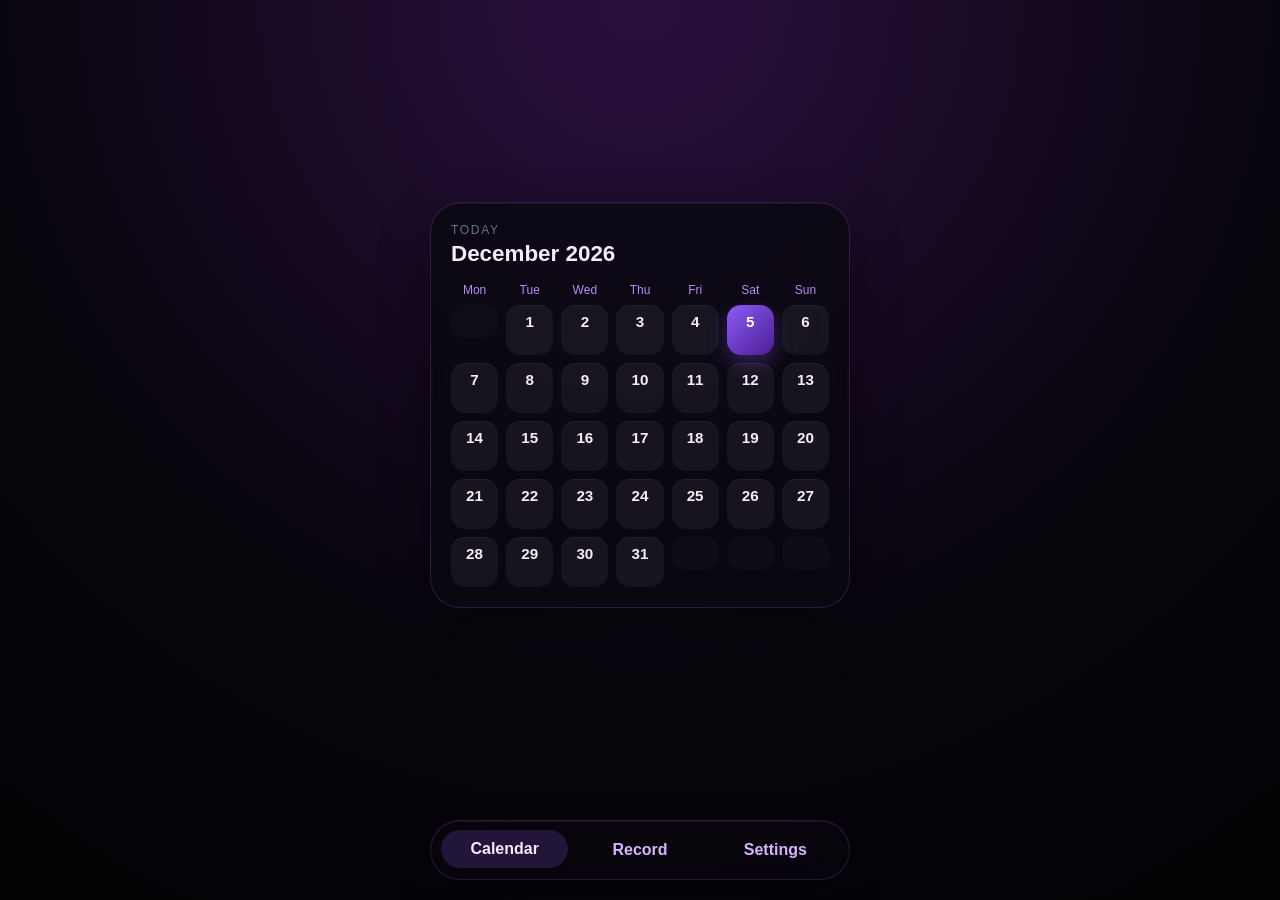
<file: index.html>
<!DOCTYPE html>
<html lang="en">
  <head>
    <meta charset="UTF-8" />
    <meta name="viewport" content="width=device-width, initial-scale=1.0, maximum-scale=1.0, user-scalable=no" />
    <meta name="theme-color" content="#0f172a" />
    <meta name="apple-mobile-web-app-capable" content="yes" />
    <meta name="apple-mobile-web-app-status-bar-style" content="black-translucent" />
    <meta name="apple-mobile-web-app-title" content="Habit Tracker" />
    <link rel="apple-touch-icon" href="logo-192.png" />
    <link rel="icon" href="logo-192.png" type="image/png" />
    <link rel="manifest" href="manifest.json" />
    <title>Habit Tracker</title>
    <link rel="stylesheet" href="style.css" />
    <script src="app-router.js"></script>
  </head>
  <body>
    <main class="app-shell">
      <section class="card">
        <div class="calendar-header">
          <div>
            <p class="eyebrow">Today</p>
            <h1 id="calendar-title">Loading…</h1>
          </div>
        </div>

        <div class="weekday-row" id="weekday-row"></div>
        <div class="calendar-grid" id="calendar-grid"></div>
      </section>

      <nav class="bottom-nav" aria-label="Bottom navigation">
        <a href="index.html" class="nav-item active">Calendar</a>
        <a href="record.html" class="nav-item">Record</a>
        <a href="settings.html" class="nav-item">Settings</a>
      </nav>
    </main>

    <script>
      const storageKey = 'habit-tracker-state';
      let checkedDays = new Set();
      let crossedDays = new Set();
      let lastTap = null;
      let lastTapDateKey = null;
      let calendarIntervalId = null;
      let calendarHandlersBound = false;
      const checkEmoji = '✅';
      const crossEmoji = '❌';

      function getDateKey(year, month, day) {
        return `${year}-${String(month).padStart(2, '0')}-${String(day).padStart(2, '0')}`;
      }

      function getManilaDateParts(date = new Date()) {
        const formatter = new Intl.DateTimeFormat('en-PH', {
          timeZone: 'Asia/Manila',
          year: 'numeric',
          month: 'numeric',
          day: 'numeric',
          hour: 'numeric',
          minute: '2-digit',
          hour12: true
        });

        const parts = Object.fromEntries(
          formatter.formatToParts(date).map((part) => [part.type, part.value])
        );

        return {
          year: Number(parts.year),
          month: Number(parts.month),
          day: Number(parts.day)
        };
      }

      function loadState() {
        const raw = localStorage.getItem(storageKey);
        if (!raw) return;

        try {
          const parsed = JSON.parse(raw);
          checkedDays = new Set(parsed.checked || []);
          crossedDays = new Set(parsed.crossed || []);
        } catch (error) {
          console.warn('Could not load tracker state', error);
        }
      }

      function saveState() {
        localStorage.setItem(storageKey, JSON.stringify({
          checked: [...checkedDays],
          crossed: [...crossedDays]
        }));
      }

      function persistStateOnExit() {
        saveState();
      }

      function renderCalendar() {
        const titleEl = document.getElementById('calendar-title');
        const weekdayRowEl = document.getElementById('weekday-row');
        const calendarGridEl = document.getElementById('calendar-grid');

        if (!titleEl || !weekdayRowEl || !calendarGridEl) return;

        const now = new Date();
        const { year, month, day } = getManilaDateParts(now);

        const monthLabel = new Intl.DateTimeFormat('en-PH', {
          timeZone: 'Asia/Manila',
          month: 'long',
          year: 'numeric'
        }).format(new Date(year, month - 1, 1));

        titleEl.textContent = monthLabel;

        const weekDays = ['Mon', 'Tue', 'Wed', 'Thu', 'Fri', 'Sat', 'Sun'];
        weekdayRowEl.innerHTML = weekDays.map((dayName) => `<span>${dayName}</span>`).join('');

        const firstOfMonth = new Date(year, month - 1, 1);
        const daysInMonth = new Date(year, month, 0).getDate();
        const leadingDays = (firstOfMonth.getDay() + 6) % 7;
        const totalCells = Math.ceil((leadingDays + daysInMonth) / 7) * 7;

        const cells = [];
        for (let i = 0; i < totalCells; i += 1) {
          const dateNumber = i - leadingDays + 1;
          const isCurrentMonth = dateNumber > 0 && dateNumber <= daysInMonth;
          const isToday = isCurrentMonth && dateNumber === day;
          const isMuted = !isCurrentMonth;
          const dateKey = isCurrentMonth ? getDateKey(year, month, dateNumber) : '';
          const isChecked = isCurrentMonth && checkedDays.has(dateKey);
          const isCrossed = isCurrentMonth && crossedDays.has(dateKey);
          const statusEmoji = isChecked ? checkEmoji : isCrossed ? crossEmoji : '';

          cells.push(`
            <div class="day-cell${isMuted ? ' muted' : ''}${isToday ? ' active' : ''}">
              <button class="day" type="button" data-date="${dateKey}" ${isMuted ? 'disabled' : ''}>
                <span class="day-number">${isCurrentMonth ? dateNumber : ''}</span>
                <span class="day-status">${statusEmoji}</span>
              </button>
            </div>
          `);
        }

        calendarGridEl.innerHTML = cells.join('');
      }

      function initCalendar() {
        const calendarGridEl = document.getElementById('calendar-grid');
        if (!calendarGridEl) return;

        if (calendarIntervalId) {
          clearInterval(calendarIntervalId);
        }

        if (!calendarHandlersBound) {
          window.addEventListener('beforeunload', persistStateOnExit);
          document.addEventListener('visibilitychange', () => {
            if (document.visibilityState === 'hidden') {
              persistStateOnExit();
            }
          });
          calendarHandlersBound = true;
        }

        loadState();
        renderCalendar();

        calendarGridEl.addEventListener('click', (event) => {
          const button = event.target.closest('.day');
          if (!button || button.disabled) return;

          const dateKey = button.dataset.date;
          if (!dateKey) return;

          const now = Date.now();
          if (lastTap && now - lastTap < 300 && lastTapDateKey === dateKey) {
            if (crossedDays.has(dateKey)) {
              crossedDays.delete(dateKey);
            } else {
              crossedDays.add(dateKey);
              checkedDays.delete(dateKey);
            }
            lastTap = null;
            lastTapDateKey = null;
          } else {
            if (checkedDays.has(dateKey)) {
              checkedDays.delete(dateKey);
            } else {
              checkedDays.add(dateKey);
              crossedDays.delete(dateKey);
            }
            lastTap = now;
            lastTapDateKey = dateKey;
          }

          saveState();
          renderCalendar();
        });

        calendarIntervalId = setInterval(renderCalendar, 60000);
      }

      window.addEventListener('router:content-ready', (event) => {
        const pageFile = event.detail?.pageFile;
        if (pageFile === 'index.html' || window.location.pathname.endsWith('index.html') || window.location.pathname === '/' || window.location.pathname.endsWith('/')) {
          initCalendar();
        }
      });

      if (document.readyState === 'loading') {
        document.addEventListener('DOMContentLoaded', initCalendar);
      } else {
        initCalendar();
      }
    </script>
  </body>
</html>
</file>
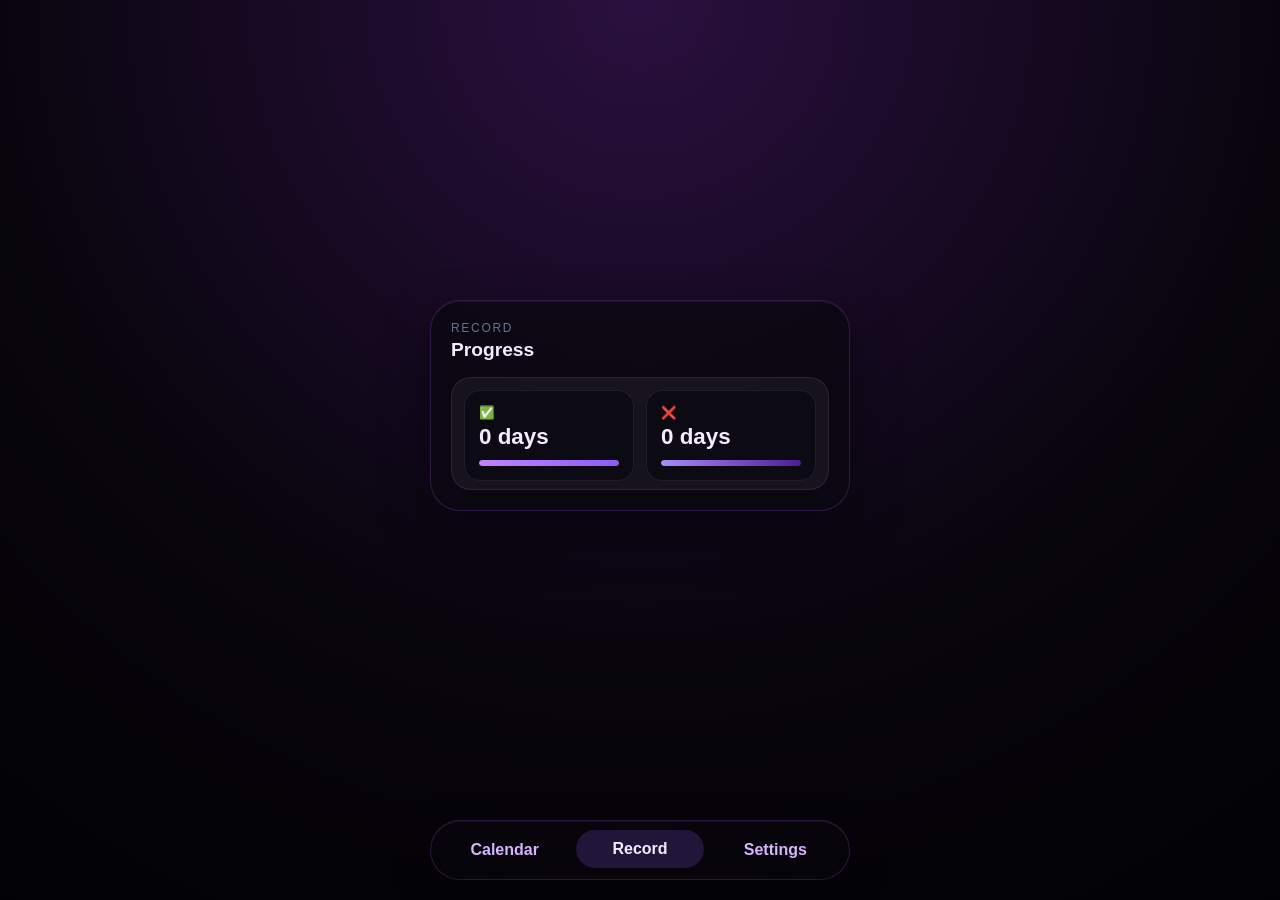
<file: record.html>
<!DOCTYPE html>
<html lang="en">
  <head>
    <meta charset="UTF-8" />
    <meta name="viewport" content="width=device-width, initial-scale=1.0, maximum-scale=1.0, user-scalable=no" />
    <meta name="theme-color" content="#0f172a" />
    <meta name="apple-mobile-web-app-capable" content="yes" />
    <meta name="apple-mobile-web-app-status-bar-style" content="black-translucent" />
    <meta name="apple-mobile-web-app-title" content="Habit Tracker" />
    <link rel="apple-touch-icon" href="logo-192.png" />
    <link rel="icon" href="logo-192.png" type="image/png" />
    <link rel="manifest" href="manifest.json" />
    <title>Habit Tracker - Record</title>
    <link rel="stylesheet" href="style.css" />
    <script src="app-router.js"></script>
  </head>
  <body>
    <main class="app-shell">
      <section class="card record-page">
        <div class="record-header">
          <p class="eyebrow">Record</p>
          <h2>Progress</h2>
        </div>

        <div class="record-card">
          <div class="stats-summary">
            <div class="stat-block">
              <span class="stat-label">✅</span>
              <strong class="stat-value" id="checks-count">0 days</strong>
              <div class="mini-bar-track">
                <div id="checks-bar" class="mini-bar checks-bar"></div>
              </div>
            </div>
            <div class="stat-block">
              <span class="stat-label">❌</span>
              <strong class="stat-value" id="x-count">0 days</strong>
              <div class="mini-bar-track">
                <div id="x-bar" class="mini-bar x-bar"></div>
              </div>
            </div>
          </div>
        </div>
      </section>

      <nav class="bottom-nav" aria-label="Bottom navigation">
        <a href="index.html" class="nav-item">Calendar</a>
        <a href="record.html" class="nav-item active">Record</a>
        <a href="settings.html" class="nav-item">Settings</a>
      </nav>
    </main>

    <script>
      const storageKey = 'habit-tracker-state';
      const checksCountEl = document.getElementById('checks-count');
      const xCountEl = document.getElementById('x-count');
      const checksBarEl = document.getElementById('checks-bar');
      const xBarEl = document.getElementById('x-bar');

      function updateCounts() {
        const raw = localStorage.getItem(storageKey);
        if (!raw) {
          checksCountEl.textContent = '0 days';
          xCountEl.textContent = '0 days';
          return;
        }

        try {
          const parsed = JSON.parse(raw);
          const checked = Array.isArray(parsed.checked) ? parsed.checked : [];
          const crossed = Array.isArray(parsed.crossed) ? parsed.crossed : [];

          const checks = checked.length;
          const crosses = crossed.length;
          const maxValue = Math.max(checks, crosses, 1);

          checksCountEl.textContent = `${checks} days`;
          xCountEl.textContent = `${crosses} days`;
          checksBarEl.style.width = `${(checks / maxValue) * 100}%`;
          xBarEl.style.width = `${(crosses / maxValue) * 100}%`;
        } catch (error) {
          console.warn('Could not load tracker state', error);
          checksCountEl.textContent = '0 days';
          xCountEl.textContent = '0 days';
          checksBarEl.style.width = '0%';
          xBarEl.style.width = '0%';
        }
      }

      updateCounts();
      window.addEventListener('storage', updateCounts);
    </script>
  </body>
</html>
</file>
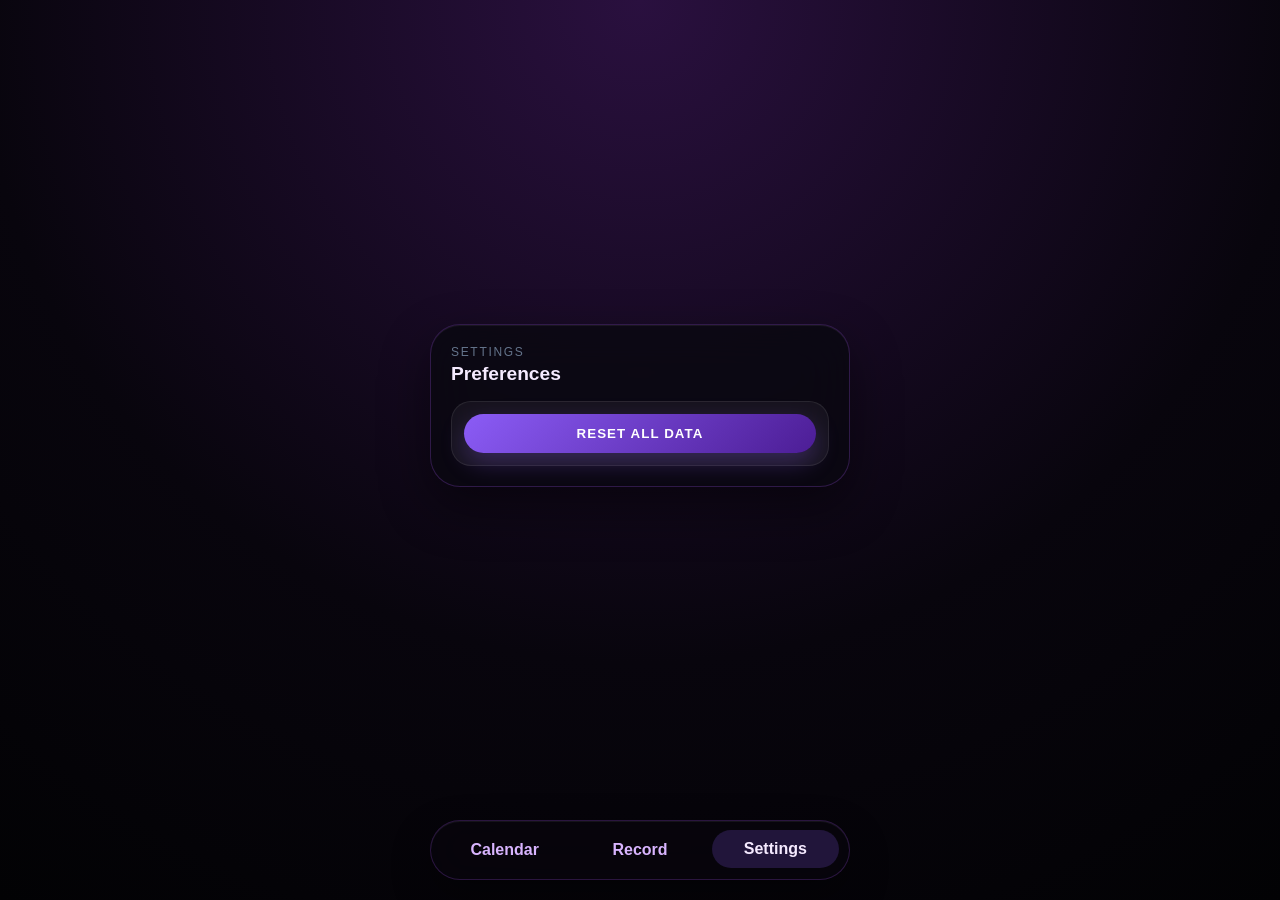
<file: settings.html>
<!DOCTYPE html>
<html lang="en">
  <head>
    <meta charset="UTF-8" />
    <meta name="viewport" content="width=device-width, initial-scale=1.0, maximum-scale=1.0, user-scalable=no" />
    <meta name="theme-color" content="#0f172a" />
    <meta name="apple-mobile-web-app-capable" content="yes" />
    <meta name="apple-mobile-web-app-status-bar-style" content="black-translucent" />
    <meta name="apple-mobile-web-app-title" content="Habit Tracker" />
    <link rel="apple-touch-icon" href="logo-192.png" />
    <link rel="icon" href="logo-192.png" type="image/png" />
    <link rel="manifest" href="manifest.json" />
    <title>Habit Tracker - Settings</title>
    <link rel="stylesheet" href="style.css" />
    <script src="app-router.js"></script>
  </head>
  <body>
    <main class="app-shell">
      <section class="card record-page">
        <div class="record-header">
          <p class="eyebrow">Settings</p>
          <h2>Preferences</h2>
        </div>

        <div class="record-card">
          <button id="reset-data" type="button" class="reset-button">RESET ALL DATA</button>
          <p id="reset-status" class="reset-status"></p>
        </div>
      </section>

      <nav class="bottom-nav" aria-label="Bottom navigation">
        <a href="index.html" class="nav-item">Calendar</a>
        <a href="record.html" class="nav-item">Record</a>
        <a href="settings.html" class="nav-item active">Settings</a>
      </nav>
    </main>

    <script>
      const storageKey = 'habit-tracker-state';
      const resetButton = document.getElementById('reset-data');

      resetButton.addEventListener('click', () => {
        const confirmed = window.confirm('Reset all saved calendar data?');
        if (!confirmed) return;

        localStorage.removeItem(storageKey);
      });
    </script>
  </body>
</html>
</file>
<file: style.css>
* {
  box-sizing: border-box;
}

body {
  margin: 0;
  font-family: "SF Pro Display", "SF Pro Text", "Apple Systems", "Segoe UI", "Helvetica Neue", Arial, sans-serif;
  -webkit-font-smoothing: antialiased;
  -moz-osx-font-smoothing: grayscale;
  touch-action: manipulation;
  -webkit-user-select: none;
  user-select: none;
  overflow: hidden;
  height: 100vh;
  width: 100vw;
  background: radial-gradient(circle at top, #2a103f 0%, #08050d 60%, #020204 100%);
  color: #f5eaff;
}

.app-shell {
  height: 100vh;
  display: flex;
  align-items: center;
  justify-content: center;
  padding: 20px 20px 110px;
  position: relative;
  overflow: hidden;
}

.card {
  width: 100%;
  max-width: 420px;
  background: rgba(10, 8, 16, 0.78);
  border: 1px solid rgba(168, 85, 247, 0.24);
  border-radius: 30px;
  padding: 20px;
  box-shadow: 0 20px 50px rgba(0, 0, 0, 0.45), inset 0 1px 0 rgba(255, 255, 255, 0.06);
  text-align: left;
  backdrop-filter: blur(24px);
  -webkit-backdrop-filter: blur(24px);
}

.calendar-header {
  display: flex;
  justify-content: space-between;
  align-items: center;
  margin-bottom: 16px;
}

.eyebrow {
  margin: 0 0 4px;
  font-size: 0.75rem;
  text-transform: uppercase;
  letter-spacing: 0.14em;
  color: #64748b;
}

.calendar-pill {
  padding: 8px 10px;
  border-radius: 999px;
  background: rgba(139, 92, 246, 0.18);
  color: #f5eaff;
  font-size: 0.8rem;
  font-weight: 600;
  box-shadow: inset 0 1px 0 rgba(255, 255, 255, 0.12);
}

.weekday-row,
.calendar-grid {
  display: grid;
  grid-template-columns: repeat(7, 1fr);
  gap: 8px;
}

.day-cell {
  display: flex;
  flex-direction: column;
  align-items: center;
}

.weekday-row {
  margin-bottom: 8px;
  color: #b58bf7;
  font-size: 0.75rem;
  text-align: center;
}

.day {
  border: 0;
  border-radius: 14px;
  padding: 8px 0 6px;
  width: 100%;
  background: rgba(255, 255, 255, 0.05);
  color: #f5eaff;
  font-weight: 600;
  cursor: pointer;
  transition: transform 180ms ease, background 180ms ease, box-shadow 180ms ease;
  box-shadow: inset 0 1px 0 rgba(255, 255, 255, 0.05);
  display: flex;
  flex-direction: column;
  align-items: center;
  gap: 4px;
  touch-action: manipulation;
  -webkit-tap-highlight-color: transparent;
}

.day:hover,
.day:focus-visible {
  outline: none;
  transform: translateY(-1px);
  background: rgba(139, 92, 246, 0.18);
  box-shadow: inset 0 1px 0 rgba(255, 255, 255, 0.08);
}

.day-number {
  font-size: 0.95rem;
}

.day-status {
  font-family: "Apple Color Emoji", "Segoe UI Emoji", "Noto Color Emoji", "Android Emoji", sans-serif;
  font-size: 0.95rem;
  min-height: 0.95rem;
  line-height: 1;
  color: #d8b4fe;
}

.day-cell.active .day {
  background: linear-gradient(135deg, #8b5cf6, #4c1d95);
  color: white;
  box-shadow: 0 8px 20px rgba(139, 92, 246, 0.3);
}

.day-cell.muted {
  opacity: 0.45;
}

.bottom-nav {
  position: fixed;
  left: 50%;
  bottom: 20px;
  transform: translateX(-50%);
  width: min(92vw, 420px);
  display: flex;
  justify-content: space-around;
  gap: 8px;
  padding: 10px;
  border-radius: 999px;
  background: rgba(8, 5, 13, 0.8);
  border: 1px solid rgba(168, 85, 247, 0.22);
  box-shadow: 0 16px 38px rgba(0, 0, 0, 0.35), inset 0 1px 0 rgba(255, 255, 255, 0.06);
  backdrop-filter: blur(24px);
  -webkit-backdrop-filter: blur(24px);
}

.nav-item {
  flex: 1;
  text-align: center;
  text-decoration: none;
  color: #d8b4fe;
  font-weight: 600;
  padding: 10px 8px;
  border-radius: 999px;
  transition: background 180ms ease, color 180ms ease, transform 180ms ease;
}

.nav-item.active,
.nav-item:hover {
  background: rgba(139, 92, 246, 0.2);
  color: #f5eaff;
  transform: translateY(-1px);
}

.record-page {
  display: flex;
  flex-direction: column;
  gap: 16px;
}

.record-header h2 {
  margin: 4px 0 0;
  font-size: 1.2rem;
}

.record-card {
  padding: 12px 12px 8px;
  border-radius: 20px;
  background: rgba(255, 255, 255, 0.05);
  border: 1px solid rgba(255, 255, 255, 0.08);
  display: flex;
  flex-direction: column;
  gap: 4px;
}

.stats-summary {
  display: grid;
  grid-template-columns: repeat(2, minmax(0, 1fr));
  gap: 12px;
}

.stat-block {
  padding: 14px;
  border-radius: 16px;
  background: rgba(8, 5, 13, 0.6);
  border: 1px solid rgba(255, 255, 255, 0.08);
  display: flex;
  flex-direction: column;
  gap: 4px;
}

.stat-label {
  font-size: 0.78rem;
  text-transform: uppercase;
  letter-spacing: 0.12em;
  color: #b58bf7;
}

.stat-value {
  font-size: 1.4rem;
  color: #f5eaff;
}

.mini-bar-track {
  width: 100%;
  height: 6px;
  border-radius: 999px;
  background: rgba(255, 255, 255, 0.08);
  overflow: hidden;
  margin-top: 6px;
}

.mini-bar {
  height: 100%;
  border-radius: inherit;
  transition: width 180ms ease;
}

.checks-bar {
  background: linear-gradient(90deg, #c084fc, #8b5cf6);
}

.x-bar {
  background: linear-gradient(90deg, #a78bfa, #4c1d95);
}

h1 {
  margin: 0;
  font-size: 1.4rem;
}

h2 {
  margin: 0;
}

p {
  margin: 0;
  color: #d8b4fe;
}

.reset-button {
  border: 0;
  border-radius: 999px;
  padding: 12px 16px;
  background: linear-gradient(135deg, #8b5cf6, #4c1d95);
  color: #fff;
  font-weight: 700;
  letter-spacing: 0.08em;
  cursor: pointer;
  box-shadow: 0 10px 24px rgba(139, 92, 246, 0.28);
}

.reset-status {
  font-size: 0.85rem;
  color: #c4b5fd;
}
</file>
